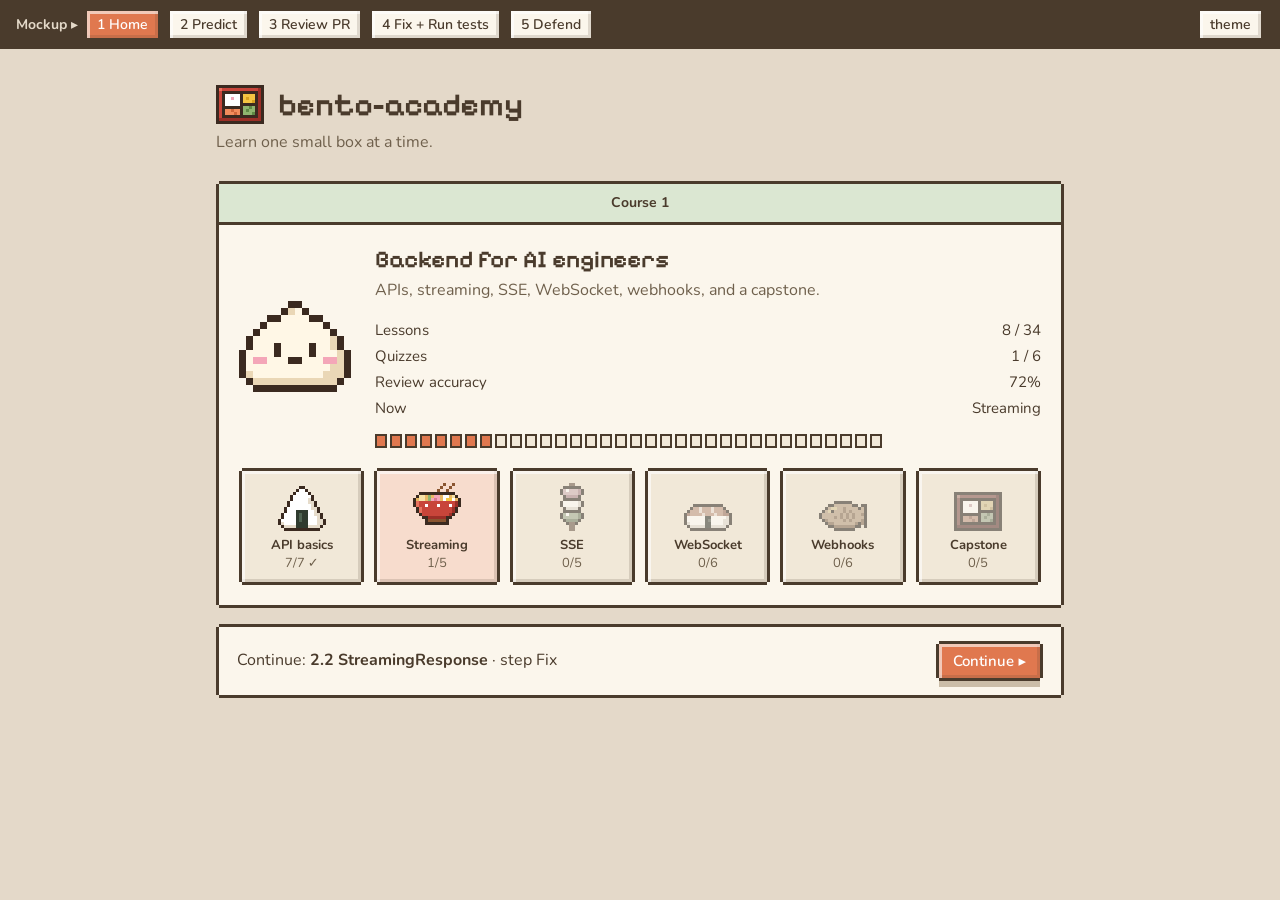
<file: docs/ui-mockup.html>
<!doctype html>
<html lang="en">
<head>
<meta charset="utf-8">
<meta name="viewport" content="width=device-width, initial-scale=1">
<title>bento-academy UI mockup</title>
<link rel="preconnect" href="https://fonts.googleapis.com">
<link rel="preconnect" href="https://fonts.gstatic.com" crossorigin>
<link href="https://fonts.googleapis.com/css2?family=Pixelify+Sans:wght@500;600&family=Nunito:wght@400;600;700;800&display=swap" rel="stylesheet">
<style>
:root{
  --bg:#e4d9c9;          /* beige page, like the animal sheet */
  --panel:#fbf6ec;       /* cream card */
  --panel-2:#f1e8d8;     /* inset areas */
  --ink:#4a3b2c;         /* dark brown pixel lines and text */
  --muted:#6f604c;
  --accent:#e0784f;      /* cat orange */
  --accent-ink:#ffffff;
  --accent-soft:#f7dccd;
  --mint:#dbe7d2;        /* header bar, like the pet card */
  --ok:#5b7a4f;--ok-soft:#dbe7d2;
  --bad:#c84a3a;--bad-soft:#f6d9d2;
  --warn:#b8862f;--warn-soft:#f5e6c4;
  --shadow:#cbbda8;
  --code-bg:#2e2a24;--code-ink:#f1e7d3;--code-muted:#8a7d6a;--code-hl:#4a3a2c;
  --code-kw:#f0a070;--code-cm:#9fbf8a;
  --px:3px;
  --hi:rgba(255,255,255,.6);--lo:rgba(74,59,44,.16);  /* 16-bit bevel */
  /* Pixel font only for big headings; everything you read is a clean sans. */
  --pixel:"Pixelify Sans",ui-monospace,monospace;
  --body:"Nunito",system-ui,-apple-system,"Segoe UI",sans-serif;
  --label:var(--body);
  --mono:ui-monospace,SFMono-Regular,Menlo,Consolas,monospace;
}
@media (prefers-color-scheme:dark){:root:not([data-theme="light"]){
  --hi:rgba(255,255,255,.07);--lo:rgba(0,0,0,.35);
  --bg:#231e19;--panel:#2f2822;--panel-2:#3a3129;--ink:#efe3cf;--muted:#a8977f;
  --accent:#f08a5d;--accent-soft:#4a3125;--mint:#34402f;--ok:#9cc48a;--ok-soft:#2f3d2a;
  --bad:#f08272;--bad-soft:#4a2620;--warn:#e8bd5f;--warn-soft:#45381c;--shadow:#16120e;
  --code-bg:#1b1814;
}}
:root[data-theme="dark"]{
  --hi:rgba(255,255,255,.07);--lo:rgba(0,0,0,.35);
  --bg:#231e19;--panel:#2f2822;--panel-2:#3a3129;--ink:#efe3cf;--muted:#a8977f;
  --accent:#f08a5d;--accent-soft:#4a3125;--mint:#34402f;--ok:#9cc48a;--ok-soft:#2f3d2a;
  --bad:#f08272;--bad-soft:#4a2620;--warn:#e8bd5f;--warn-soft:#45381c;--shadow:#16120e;
  --code-bg:#1b1814;
}
*{box-sizing:border-box}
body{margin:0;font:16px/1.6 var(--body);background:var(--bg);color:var(--ink)}
code{font-family:var(--mono);font-size:.85em;background:var(--panel-2);padding:0 4px}
svg.sprite{image-rendering:pixelated;shape-rendering:crispEdges;display:block}

/* ---------- pixel primitives ---------- */
/* Notched-corner pixel border: four hard shadows, no blur. */
.px{
  box-shadow:
    0 calc(-1*var(--px)) 0 0 var(--ink),
    0 var(--px) 0 0 var(--ink),
    calc(-1*var(--px)) 0 0 0 var(--ink),
    var(--px) 0 0 0 var(--ink);
  margin:var(--px);
}
.px-drop{
  box-shadow:
    0 calc(-1*var(--px)) 0 0 var(--ink),
    0 var(--px) 0 0 var(--ink),
    calc(-1*var(--px)) 0 0 0 var(--ink),
    var(--px) 0 0 0 var(--ink),
    0 calc(3*var(--px)) 0 0 var(--shadow);
}
.btn{
  font:600 15px var(--label);cursor:pointer;border:0;padding:7px 14px;margin:var(--px);
  background:var(--panel);color:var(--ink);
}
.btn:hover{background:var(--panel-2)}
.btn:active{transform:translateY(var(--px));box-shadow:
    0 calc(-1*var(--px)) 0 0 var(--ink),0 var(--px) 0 0 var(--ink),
    calc(-1*var(--px)) 0 0 0 var(--ink),var(--px) 0 0 0 var(--ink)}
.btn.primary{background:var(--accent);color:var(--accent-ink)}
.btn.primary:hover{filter:brightness(1.05)}
.btn small{font-size:11px;opacity:.85}

/* 16-bit bevel: light top-left edge, dark bottom-right edge, inside the pixel border. */
.bevel,.btn.px,.btn.px-drop,.mod.px,.step.px,.score .px,.opt.px{
  box-shadow:
    0 calc(-1*var(--px)) 0 0 var(--ink),0 var(--px) 0 0 var(--ink),
    calc(-1*var(--px)) 0 0 0 var(--ink),var(--px) 0 0 0 var(--ink),
    inset 3px 3px 0 0 var(--hi),inset -3px -3px 0 0 var(--lo);
}
.btn.px-drop{
  box-shadow:
    0 calc(-1*var(--px)) 0 0 var(--ink),0 var(--px) 0 0 var(--ink),
    calc(-1*var(--px)) 0 0 0 var(--ink),var(--px) 0 0 0 var(--ink),
    0 calc(3*var(--px)) 0 0 var(--shadow),
    inset 3px 3px 0 0 var(--hi),inset -3px -3px 0 0 var(--lo);
}
.btn:active{box-shadow:
    0 calc(-1*var(--px)) 0 0 var(--ink),0 var(--px) 0 0 var(--ink),
    calc(-1*var(--px)) 0 0 0 var(--ink),var(--px) 0 0 0 var(--ink),
    inset 3px 3px 0 0 var(--lo),inset -3px -3px 0 0 var(--hi)}
.blocks i{box-shadow:inset 2px 2px 0 0 var(--hi),inset -2px -2px 0 0 var(--lo)}
.side h4 svg.sprite{flex:none}
.label{font-family:var(--label);font-size:14px;font-weight:700}

/* ---------- mockup switcher ---------- */
.mock-nav{display:flex;gap:6px;padding:8px 16px;background:var(--ink);color:var(--bg);align-items:center;flex-wrap:wrap}
.mock-nav span{font:700 14px var(--label)}
.mock-nav .btn{font-size:14px;padding:4px 10px}
.mock-nav .btn.on{background:var(--accent);color:#fff}
.screen{display:none}.screen.on{display:block}

/* ---------- home ---------- */
.home{max-width:880px;margin:0 auto;padding:36px 16px 48px}
.brand{display:flex;align-items:center;gap:14px}
.brand h1{margin:0;font:600 32px var(--pixel)}
.home .sub{color:var(--muted);margin:6px 0 28px}
.course{background:var(--panel)}
.course .head{background:var(--mint);padding:8px 16px;border-bottom:var(--px) solid var(--ink);text-align:center}
.course .body{padding:20px;display:grid;grid-template-columns:auto 1fr;gap:24px;align-items:center}
.course h2{margin:0 0 4px;font:600 24px var(--pixel)}
.course p{margin:0 0 14px;color:var(--muted)}
.stats{display:grid;grid-template-columns:1fr auto;gap:2px 24px;font-family:var(--label);font-size:15px;margin-bottom:14px}
.stats span:nth-child(even){text-align:right}
.blocks{display:flex;gap:3px;flex-wrap:wrap}
.blocks i{width:12px;height:14px;background:var(--panel-2);outline:2px solid var(--ink);outline-offset:-2px}
.blocks i.f{background:var(--accent)}
.modules{display:grid;grid-template-columns:repeat(6,1fr);gap:10px;padding:0 20px 20px}
.mod{background:var(--panel-2);padding:12px 6px 8px;text-align:center;cursor:pointer}
.mod .art{height:48px;display:flex;align-items:flex-end;justify-content:center;margin-bottom:6px}
.mod .name{font:700 13px var(--label);line-height:1.25}
.mod .st{font-size:13px;color:var(--muted)}
.mod.locked{cursor:default}
.mod.locked .art{filter:saturate(.35) opacity(.55)}
.mod.cur{background:var(--accent-soft)}
.continue{margin-top:22px;background:var(--panel);padding:14px 18px;display:flex;justify-content:space-between;align-items:center;gap:12px;flex-wrap:wrap}

/* ---------- lesson chrome ---------- */
.top{display:flex;align-items:center;gap:12px;padding:8px 16px;background:var(--mint);border-bottom:var(--px) solid var(--ink);flex-wrap:wrap}
.crumbs{font-size:15px;color:var(--muted)}.crumbs b{color:var(--ink);font-weight:600}
.top .spacer{flex:1}
.steps{display:flex;gap:2px;flex-wrap:wrap}
.step{font:600 13px var(--label);padding:4px 9px;margin:var(--px);background:var(--panel);color:var(--muted)}
.step.done{background:var(--ok-soft);color:var(--ok)}
.step.done::before{content:"✓ "}
.step.cur{background:var(--accent);color:#fff}
.layout{display:grid;grid-template-columns:250px minmax(0,1fr) minmax(0,1.15fr);height:calc(100vh - 96px)}
.side{border-right:var(--px) solid var(--ink);overflow:auto;padding:10px 10px 20px;background:var(--panel)}
.side h4{margin:14px 4px 6px;display:flex;align-items:center;gap:8px;font:700 13px var(--label);color:var(--muted)}
.side a{display:flex;gap:8px;align-items:center;padding:4px 8px;color:var(--ink);text-decoration:none;font-size:15px;cursor:pointer}
.side a:hover{background:var(--panel-2)}
.side a.cur{background:var(--accent-soft);font-weight:600}
.box{width:14px;height:14px;flex:none;outline:2px solid var(--ink);outline-offset:-2px;display:grid;place-items:center;font:700 11px var(--label);color:#fff}
.box.done{background:var(--ok);outline-color:var(--ok)}
.side .quiz{color:var(--muted)}
.left{overflow:auto;padding:20px 24px;border-right:var(--px) solid var(--ink);background:var(--panel)}
.left h2{margin:0 0 10px;font:600 24px var(--pixel)}
.left h3{margin:22px 0 6px;font:800 16px var(--label)}
.left p{margin:0 0 10px}
.ex{background:var(--code-bg);color:var(--code-ink);padding:12px;font:13px/1.55 var(--mono);overflow:auto;margin:6px var(--px) 10px}
.task{background:var(--accent-soft);padding:10px 14px;margin:8px var(--px)}
.task .label{display:block;color:var(--accent);margin-bottom:2px}
.fold{background:var(--panel);margin:12px var(--px)}
.fold summary{padding:8px 12px;cursor:pointer;font:700 15px var(--label);list-style:none;display:flex;align-items:center;gap:8px}
.fold summary::-webkit-details-marker{display:none}
.fold summary::before{content:"▶";font-size:10px}
.fold[open] summary::before{content:"▼"}
.fold .body{padding:0 14px 12px;font-size:15px}
.lock{font:600 13px var(--label);color:var(--muted);margin-left:auto}
.right{display:flex;flex-direction:column;min-height:0;background:var(--panel)}
.tool{display:flex;gap:6px;padding:8px 10px;border-bottom:var(--px) solid var(--ink);background:var(--panel);align-items:center;flex-wrap:wrap}
.tool .file{font:12px var(--mono);color:var(--muted);margin-right:auto}
.sync{font:600 13px var(--label);color:var(--ok)}
.editor{flex:1;background:var(--code-bg);color:var(--code-ink);font:13px/1.65 var(--mono);overflow:auto;padding:10px 0;min-height:0}
.ln{display:flex;white-space:pre}
.ln .n{width:46px;text-align:right;padding-right:12px;color:var(--code-muted);user-select:none;flex:none}
.ln .cm{color:var(--code-cm)}.ln .kw{color:var(--code-kw)}
.review .ln{cursor:pointer}.review .ln:hover{background:var(--code-hl)}
.review .ln.flag .n{color:var(--accent)}
.review .ln.flag .n::before{content:"■ "}
.results{border-top:var(--px) solid var(--ink);background:var(--panel);max-height:42%;overflow:auto;padding:10px 14px}
.results h4{margin:0 0 6px;display:flex;justify-content:space-between;align-items:center;font:800 15px var(--label)}
.chk{display:flex;gap:10px;padding:6px 0;border-bottom:2px dashed var(--panel-2);font-size:15px}
.chk:last-child{border:0}
.chk .ic{flex:none;width:18px;height:18px;display:grid;place-items:center;font:800 12px var(--label);color:#fff;margin-top:3px}
.chk.pass .ic{background:var(--ok)}.chk.fail .ic{background:var(--bad)}
.chk small{display:block;color:var(--muted);font-size:15px}
.chk.fail small.why{color:var(--bad)}
.tag{font:700 12px var(--label);padding:1px 7px;margin-left:6px;background:var(--accent-soft);color:var(--accent);white-space:nowrap}
.comment{margin:4px 14px 10px 58px;background:var(--panel);color:var(--ink);padding:8px 10px;font:15px/1.5 var(--body);white-space:normal}
.comment .row{display:flex;gap:6px;margin-bottom:6px;flex-wrap:wrap}
.comment select,.comment textarea{font:15px var(--body);background:var(--panel-2);color:var(--ink);border:2px solid var(--ink);border-radius:0;padding:3px 4px}
.comment textarea{width:100%;min-height:44px}
.score{display:grid;grid-template-columns:repeat(3,1fr);gap:10px;margin:6px 0 12px}
.score div{background:var(--panel-2);padding:8px;text-align:center;font:600 13px var(--label);color:var(--muted)}
.score b{display:block;font:600 26px var(--pixel);color:var(--ink)}
.pr{font-size:15px;color:var(--muted);padding:8px 12px;border-bottom:var(--px) solid var(--ink);background:var(--panel)}
.pr b{color:var(--ink)}
.badge{display:inline-block;font:700 12px var(--label);padding:2px 7px;background:var(--warn-soft);color:var(--warn);margin-left:6px}
.opt{display:block;background:var(--panel);padding:8px 12px;margin:10px var(--px);cursor:pointer}
.opt:hover{background:var(--panel-2)}
.opt.right-ans{background:var(--ok-soft)}
.note{font-size:15px;color:var(--muted)}
.bubble{display:flex;gap:12px;align-items:flex-end;margin:16px 0}
.bubble .say{background:var(--panel);padding:8px 12px;font-size:15px}
.answer{width:calc(100% - 2*var(--px));min-height:90px;background:var(--panel-2);color:var(--ink);border:0;padding:8px;font:16px/1.5 var(--body)}
.win{background:var(--ok-soft);padding:12px 14px;margin:18px var(--px);display:flex;gap:14px;align-items:center;flex-wrap:wrap}
@media (max-width:900px){
  .layout{grid-template-columns:1fr;height:auto}
  .side{display:none}
  .left{border-right:0;border-bottom:var(--px) solid var(--ink)}
  .editor{min-height:360px}
  .course .body{grid-template-columns:1fr;justify-items:start}
  .modules{grid-template-columns:repeat(3,1fr)}
}
</style>
</head>
<body>

<div class="mock-nav">
  <span>Mockup ▸</span>
  <button class="btn px on" data-s="home">1 Home</button>
  <button class="btn px" data-s="predict">2 Predict</button>
  <button class="btn px" data-s="review">3 Review PR</button>
  <button class="btn px" data-s="fix">4 Fix + Run tests</button>
  <button class="btn px" data-s="defend">5 Defend</button>
  <button class="btn px" id="theme" style="margin-left:auto">theme</button>
</div>

<!-- HOME -->
<section class="screen on" id="home">
  <div class="home">
    <div class="brand"><span data-sprite="bento" data-size="3"></span><h1>bento-academy</h1></div>
    <p class="sub">Learn one small box at a time.</p>

    <div class="course px">
      <div class="head label">Course 1</div>
      <div class="body">
        <span data-sprite="mascot" data-size="7"></span>
        <div>
          <h2>Backend for AI engineers</h2>
          <p>APIs, streaming, SSE, WebSocket, webhooks, and a capstone.</p>
          <div class="stats">
            <span>Lessons</span><span>8 / 34</span>
            <span>Quizzes</span><span>1 / 6</span>
            <span>Review accuracy</span><span>72%</span>
            <span>Now</span><span>Streaming</span>
          </div>
          <div class="blocks" id="blocks"></div>
        </div>
      </div>
      <div class="modules">
        <div class="mod px" data-go="fix"><div class="art"><span data-sprite="onigiri" data-size="3"></span></div><div class="name">API basics</div><div class="st">7/7 ✓</div></div>
        <div class="mod px cur" data-go="fix"><div class="art"><span data-sprite="ramen" data-size="3"></span></div><div class="name">Streaming</div><div class="st">1/5</div></div>
        <div class="mod px locked"><div class="art"><span data-sprite="dango" data-size="3"></span></div><div class="name">SSE</div><div class="st">0/5</div></div>
        <div class="mod px locked"><div class="art"><span data-sprite="sushi" data-size="3"></span></div><div class="name">WebSocket</div><div class="st">0/6</div></div>
        <div class="mod px locked"><div class="art"><span data-sprite="taiyaki" data-size="3"></span></div><div class="name">Webhooks</div><div class="st">0/6</div></div>
        <div class="mod px locked"><div class="art"><span data-sprite="bento" data-size="3"></span></div><div class="name">Capstone</div><div class="st">0/5</div></div>
      </div>
    </div>

    <div class="continue px">
      <span>Continue: <b>2.2 StreamingResponse</b> · step Fix</span>
      <button class="btn primary px-drop" data-go="fix">Continue ▸</button>
    </div>
  </div>
</section>

<template id="chrome">
  <div class="top">
    <span class="crumbs">Backend for AI engineers › Streaming › <b>2.2 StreamingResponse</b></span>
    <span class="spacer"></span>
    <div class="steps">
      <span class="step px" data-k="concept">Concept</span>
      <span class="step px" data-k="predict">Predict</span>
      <span class="step px" data-k="review">Review</span>
      <span class="step px" data-k="fix">Fix</span>
      <span class="step px" data-k="prove">Prove</span>
      <span class="step px" data-k="defend">Defend</span>
    </div>
  </div>
</template>
<template id="side">
  <nav class="side">
    <h4><span data-sprite="onigiri" data-size="1"></span>1 · API basics</h4>
    <a><span class="box done">✓</span>1.1 Methods & status codes</a>
    <a><span class="box done">✓</span>1.2 Pydantic models</a>
    <a><span class="box done">✓</span>1.3 Async vs sync</a>
    <a><span class="box done">✓</span>1.4 Timeouts & retries</a>
    <a><span class="box done">✓</span>1.5 Error handling</a>
    <a><span class="box done">✓</span>1.6 Pagination</a>
    <a><span class="box done">✓</span>1.7 Auth: API key & JWT</a>
    <a class="quiz"><span class="box done">✓</span>Quiz · Design question</a>
    <h4><span data-sprite="ramen" data-size="1"></span>2 · Streaming</h4>
    <a><span class="box done">✓</span>2.1 Generators</a>
    <a class="cur"><span class="box"></span>2.2 StreamingResponse</a>
    <a><span class="box"></span>2.3 Chunked transfer</a>
    <a><span class="box"></span>2.4 Backpressure</a>
    <a><span class="box"></span>2.5 Client disconnects</a>
    <a class="quiz"><span class="box"></span>Quiz · Design question</a>
    <h4><span data-sprite="dango" data-size="1"></span>3 · SSE</h4><a><span class="box"></span>3.1 Event format</a><a><span class="box"></span>…</a>
    <h4><span data-sprite="sushi" data-size="1"></span>4 · WebSocket</h4><a><span class="box"></span>…</a>
    <h4><span data-sprite="taiyaki" data-size="1"></span>5 · Webhooks</h4><a><span class="box"></span>…</a>
    <h4><span data-sprite="bento" data-size="1"></span>6 · Capstone</h4><a><span class="box"></span>…</a>
  </nav>
</template>

<!-- PREDICT -->
<section class="screen" id="predict" data-step="predict">
  <div class="layout">
    <div data-side></div>
    <div class="left">
      <h2>Predict</h2>
      <p class="note">Read the code on the right. Answer before you run it.</p>
      <h3>Q1 · When does the client see the first token?</h3>
      <label class="opt px">A. After ~1.0 s, when the whole response is ready</label>
      <label class="opt px right-ans">B. After ~0.1 s, at the first <code>yield</code> ✓</label>
      <label class="opt px">C. Immediately, before the generator starts</label>
      <div class="bubble"><span data-sprite="mascot" data-size="3"></span><div class="say px">Correct! <code>StreamingResponse</code> sends each chunk as it is yielded. Press <b>Run it</b> to see the timings.</div></div>
      <h3>Q2 · Is there a <code>Content-Length</code> header?</h3>
      <label class="opt px">A. Yes, FastAPI computes it</label>
      <label class="opt px">B. No, the length is unknown up front</label>
    </div>
    <div class="right">
      <div class="tool"><span class="file">predict/snippet.py · read-only</span><button class="btn primary px">▶ Run it</button></div>
      <div class="editor" data-code="predict"></div>
      <div class="results"><h4>Output</h4><pre style="margin:0;font:13px/1.5 var(--mono)">t=0.10s  b'tok0 '
t=0.20s  b'tok1 '
…
t=1.00s  b'tok9 '</pre></div>
    </div>
  </div>
</section>

<!-- REVIEW -->
<section class="screen" id="review" data-step="review">
  <div class="layout">
    <div data-side></div>
    <div class="left">
      <h2>Review the PR</h2>
      <p>An AI agent opened this PR: <i>“Add /chat/stream endpoint that streams LLM tokens.”</i> Its own tests pass. Would you merge it?</p>
      <p class="note">Click a line to comment. Pick severity and category, then say why in one line.</p>
      <div class="task px"><span class="label">Goal</span>Find the blockers. Comments on correct code count as false alarms.</div>
      <h3>Your score</h3>
      <div class="score">
        <div class="px"><b>2/3</b>blockers</div>
        <div class="px"><b>1/2</b>majors</div>
        <div class="px"><b>1</b>false alarm</div>
      </div>
      <details class="fold px"><summary>Missed · line 13 · blocker</summary><div class="body">The loop never stops when the client disconnects. Every closed tab keeps spending LLM tokens. Fix: check for disconnect and close the upstream stream in <code>finally</code>.</div></details>
      <details class="fold px"><summary>Model review (how a Lead writes it)</summary><div class="body">Blocking: <code>time.sleep</code> inside an async generator stalls the event loop for every user…</div></details>
      <div style="margin-top:12px"><button class="btn primary px-drop">Submit review</button> <button class="btn px">Next: fix it ▸</button></div>
    </div>
    <div class="right review">
      <div class="pr"><b>PR #12</b> by <b>ai-agent</b><span class="badge">AI-generated</span> · app/chat.py · +24 −0</div>
      <div class="editor" data-code="review"></div>
    </div>
  </div>
</section>

<!-- FIX -->
<section class="screen" id="fix" data-step="fix">
  <div class="layout">
    <div data-side></div>
    <div class="left">
      <h2>2.2 StreamingResponse</h2>
      <p>A normal response is built in full, then sent. A <b>streaming</b> response is sent piece by piece while your code is still producing it. In FastAPI you return a <code>StreamingResponse</code> that wraps a generator; each <code>yield</code> becomes one chunk on the wire…</p>
      <h3>Worked example</h3>
      <pre class="ex px">async def tokens():
    for t in ["Hel", "lo"]:
        yield t.encode()

@app.get("/demo")
async def demo():
    return StreamingResponse(tokens(), media_type="text/plain")</pre>
      <h3>Your task</h3>
      <div class="task px"><span class="label">Task</span>Fix the PR you reviewed: stream tokens from <code>fake_llm()</code> without blocking the event loop, and stop when the client disconnects.</div>
      <details class="fold px"><summary>Hints <span class="lock">1 of 3</span></summary><div class="body">1. Which call in the generator blocks the whole event loop? There is an async version of it.</div></details>
      <details class="fold px"><summary>Best practice <span class="lock">unlocks on pass · open early</span></summary><div class="body">In production · Common mistakes · Trade-offs · What breaks at scale · Security & reliability · Observability</div></details>
      <details class="fold px"><summary>Stretch: cap stream at 60 s <span class="lock">optional</span></summary><div class="body">…</div></details>
      <details class="fold px"><summary>Read more</summary><div class="body">FastAPI: Stream Data · Starlette: Responses · HTTPX: Streaming responses</div></details>
    </div>
    <div class="right">
      <div class="tool">
        <span class="file">exercises/…/02-streaming-response/main.py</span>
        <span class="sync">■ synced</span>
      </div>
      <div class="tool">
        <button class="btn primary px-drop">▶ Run tests <small>Ctrl+Enter</small></button>
        <button class="btn px">Hint</button><button class="btn px">Solution</button><button class="btn px">Reset</button>
      </div>
      <div class="editor" data-code="fix"></div>
      <div class="results">
        <h4><span>Tests · 3 of 4 passed</span><span class="note">0.9 s</span></h4>
        <div class="chk pass"><span class="ic">✓</span><div>Endpoint returns 200 with text/plain</div></div>
        <div class="chk pass"><span class="ic">✓</span><div>Tokens arrive in more than one chunk</div></div>
        <div class="chk pass"><span class="ic">✓</span><div>First chunk arrives before the stream ends<span class="tag">best practice</span></div></div>
        <div class="chk fail"><span class="ic">✗</span><div>Generator stops after the client disconnects<span class="tag">best practice</span>
          <small class="why">Expected the fake LLM to stop within 0.5 s of disconnect; it produced all 50 tokens.</small>
          <small>Hint: wrap the loop in try/finally. · <u>Show details</u></small></div></div>
      </div>
    </div>
  </div>
</section>

<!-- DEFEND -->
<section class="screen" id="defend" data-step="defend">
  <div class="layout">
    <div data-side></div>
    <div class="left">
      <h2>Defend it</h2>
      <p class="note">Answer out loud or in the box, then reveal the model answer.</p>
      <h3>Interview 1</h3>
      <p>Streaming works locally, but users behind the company proxy get the whole answer at once after 20 s. How do you debug it, and what do you change?</p>
      <textarea class="answer px" placeholder="Your answer…"></textarea>
      <details class="fold px"><summary>Reveal model answer</summary><div class="body">Suspect buffering by an intermediary…</div></details>
      <h3>Interview 2</h3>
      <p>Why might you choose NDJSON over SSE for an internal service-to-service token stream?</p>
      <details class="fold px"><summary>Reveal model answer</summary><div class="body">…</div></details>
      <div class="win px">
        <span data-sprite="mascot" data-size="3"></span>
        <div style="flex:1"><span class="label">Lesson complete!</span><br>✓ Predict · ✓ Review 2/3 · ✓ Tests · ✓ Prove</div>
        <button class="btn primary px-drop">Next lesson ▸</button>
      </div>
    </div>
    <div class="right">
      <div class="tool"><span class="label">Best practice</span></div>
      <div class="left" style="border:0">
        <h3>In production</h3><p>Behind nginx or a CDN, turn off response buffering for streaming routes…</p>
        <h3>Common mistakes</h3>
        <pre class="ex px"># ✗ blocks every user
time.sleep(0.1)
# ✓
await asyncio.sleep(0.1)</pre>
        <h3>Trade-offs</h3><p>Plain streaming vs SSE vs WebSocket…</p>
        <h3>What breaks at scale</h3><p>One open connection per user per worker…</p>
        <h3>Observability</h3><p>Log time-to-first-token, tokens/s, and disconnect reason…</p>
      </div>
    </div>
  </div>
</section>

<script>
/* ---------- pixel sprites: one char = one pixel ---------- */
const PAL={
  K:"#3b2a20",                         // outline
  W:"#ffffff",w:"#e6dccb",             // rice / white + shade
  D:"#2f3b2f",d:"#4f6352",             // nori + highlight
  R:"#c8453a",r:"#9b2f27",h:"#e8735f", // lacquer red: base, shadow, highlight
  T:"#e9b866",L:"#f7e2a8",             // broth, noodles
  Y:"#f5c542",y:"#d9a21f",             // yolk / tamago + shade
  P:"#f4a6b8",p:"#d97a93",             // pink + shade
  M:"#8fb56f",m:"#5f8a45",             // green + shade
  O:"#f28c5c",o:"#d0663a",S:"#ffd8c4", // salmon base, shade, fat stripe
  N:"#d9984f",n:"#a8692c",             // baked batter + shade
  B:"#8a5530",                         // wood
  C:"#fff7e6",c:"#ead7b6"              // bun dough + shade
};
/* 16-bit style: 16px grid, outline, 2-3 shades per colour. "." = transparent. */
const SPRITES={
  onigiri:[
    "................",
    ".......KK.......",
    "......KWWK......",
    ".....KWWWWK.....",
    "....KWWWWWWK....",
    "....KWWWWWwK....",
    "...KWWWWWWwwK...",
    "...KWWWWWWWwK...",
    "..KWWWWWWWWwwK..",
    "..KWWWDDDDWWwK..",
    ".KWWWWDdDDWWwwK.",
    ".KWWWWDdDDWWWwK.",
    "KWWWWWDdDDWWWwwK",
    "KwWWWWDDDDWWWwwK",
    ".KwwwwDDDDwwwwK.",
    "..KKKKKKKKKKKK.."],
  ramen:[
    "..........B..B..",
    ".........B..B...",
    "........B..B....",
    "..KKKKKKKKKKKK..",
    ".KLLTMTPPTWWTLK.",
    "KTLLTMPpPTWYYWTK",
    "KhRRRRRRRRRRRRrK",
    "KhRRWRRRWRRRWRrK",
    ".KhRRRRRRRRRRrK.",
    ".KhRRRRRRRRRRrK.",
    "..KRRRRRRRRRrK..",
    "...KKrrrrrrKK...",
    "....KBBBBBBK....",
    "....KKKKKKKK....",
    "................",
    "................"],
  dango:[
    "....BB....",
    "..KKKKKK..",
    ".KPWPPPpK.",
    ".KPPPPPpK.",
    "..KppppK..",
    "..KKKKKK..",
    ".KWWWWWwK.",
    ".KWWWWWwK.",
    "..KwwwwK..",
    "..KKKKKK..",
    ".KMWMMMmK.",
    ".KMMMMMmK.",
    "..KmmmmK..",
    "...KBBK...",
    "....BB....",
    "....BB...."],
  sushi:[
    "...KKKKKKKKKK...",
    "..KOOSOOOSOOOK..",
    ".KOOOSOOOSOOOoK.",
    "KoOOOOSOOOSOOooK",
    "KWWWWWWDDWWWWWwK",
    "KWWWWWWDdWWWWwwK",
    "KwWWWWWDDWWWWwwK",
    ".KwwwwwDDwwwwwK.",
    "..KKKKKKKKKKKK.."],
  taiyaki:[
    ".....KKKKKK.....",
    "...KKNNNNNNKK.KK",
    "..KNYYNNnNNNNKNK",
    ".KNYKNNNnNnNNNNK",
    "KNNNNNNnNnNnNNnK",
    "KNNNNnNnNnNnNNNK",
    ".KnNNNNNnNnNNNnK",
    "..KnnNNNNNNNnKnK",
    "...KKnnnnnnnKK.K",
    ".....KKKKKKK...."],
  bento:[
    "KKKKKKKKKKKKKKKK",
    "KhRRRRRRRRRRRRrK",
    "KRKKKKKKKKKKKKrK",
    "KRKWWWWWKYYYYKrK",
    "KRKWWPWWKYyYYKrK",
    "KRKWWWWWKYYYyKrK",
    "KRKWWWWWKKKKKKrK",
    "KRKKKKKKKMMmMKrK",
    "KRKOOoOOKMmMMKrK",
    "KRKOOOoOKMMMmKrK",
    "KRKKKKKKKKKKKKrK",
    "KrrrrrrrrrrrrrrK",
    "KKKKKKKKKKKKKKKK"],
  mascot:[
    ".......KK.......",
    "......KcCK......",
    "....KKCCCCKK....",
    "...KCCCCCCCCK...",
    "..KCCCCCCCCCCK..",
    ".KCCCCCCCCCCCcK.",
    ".KCCCKCCCCKCCcK.",
    "KCCCCKCCCCKCCCcK",
    "KCPPCCCKKCCCPPcK",
    "KCCCCCCCCCCCCccK",
    "KcCCCCCCCCCCcccK",
    ".KccccccccccccK.",
    "..KKKKKKKKKKKK.."]
};
function sprite(name,size){
  const g=SPRITES[name],h=g.length,w=g[0].length;let r="";
  g.forEach((row,y)=>[...row].forEach((c,x)=>{if(c!==".")r+=`<rect x="${x}" y="${y}" width="1.02" height="1.02" fill="${PAL[c]}"/>`}));
  return `<svg class="sprite" viewBox="0 0 ${w} ${h}" width="${w*size}" height="${h*size}" aria-hidden="true">${r}</svg>`;
}

/* ---------- code panels ---------- */
const code={
predict:`from fastapi import FastAPI
from fastapi.responses import StreamingResponse
import asyncio

app = FastAPI()

async def tokens():
    for i in range(10):
        await asyncio.sleep(0.1)
        yield f"tok{i} ".encode()

@app.get("/stream")
async def stream():
    return StreamingResponse(tokens(), media_type="text/plain")`,
review:`import time
from fastapi import FastAPI
from fastapi.responses import StreamingResponse
from .llm import fake_llm

app = FastAPI()

def log(msg):
    print(msg)

async def gen(prompt: str):
    log(f"prompt={prompt}")
    for tok in fake_llm(prompt):
        time.sleep(0.05)  # pace the output
        yield tok

@app.get("/chat/stream")
async def chat_stream(prompt: str):
    # stream the answer back to the user
    return StreamingResponse(gen(prompt))`,
fix:`import asyncio
from fastapi import FastAPI, Request
from fastapi.responses import StreamingResponse
from shared.fake_llm import fake_llm

app = FastAPI()

async def gen(request: Request, prompt: str):
    # TODO: don't block the event loop
    # TODO: stop when the client disconnects
    async for tok in fake_llm(prompt):
        yield tok.encode()

@app.get("/chat/stream")
async def chat_stream(request: Request, prompt: str):
    return StreamingResponse(gen(request, prompt), media_type="text/plain")`};
const esc=s=>s.replace(/&/g,"&amp;").replace(/</g,"&lt;");
function paint(src){
  return esc(src).split("\n").map((l,i)=>{
    l=l.replace(/(#.*)$/,'<span class="cm">$1</span>')
       .replace(/\b(import|from|async|def|await|for|in|return|yield)\b/g,'<span class="kw">$1</span>');
    return `<div class="ln" data-l="${i+1}"><span class="n">${i+1}</span><span>${l}</span></div>`;
  }).join("");
}

/* ---------- build screens ---------- */
const chromeHtml=document.getElementById("chrome").innerHTML, sideHtml=document.getElementById("side").innerHTML;
const order=["concept","predict","review","fix","prove","defend"];
document.querySelectorAll("[data-step]").forEach(s=>{
  s.insertAdjacentHTML("afterbegin",chromeHtml);
  s.querySelector("[data-side]").outerHTML=sideHtml;
  const cur=order.indexOf(s.dataset.step);
  s.querySelectorAll(".step").forEach(st=>{const i=order.indexOf(st.dataset.k);if(i<cur)st.classList.add("done");if(i===cur)st.classList.add("cur")});
});
document.querySelectorAll("[data-code]").forEach(el=>el.innerHTML=paint(code[el.dataset.code]));
document.querySelectorAll("[data-sprite]").forEach(el=>el.innerHTML=sprite(el.dataset.sprite,+el.dataset.size||4));
document.getElementById("blocks").innerHTML=Array.from({length:34},(_,i)=>`<i class="${i<8?"f":""}"></i>`).join("");

/* review comments */
const rv=document.querySelector('#review [data-code]');
function addComment(line,sev,cat,text){
  const ln=rv.querySelector(`[data-l="${line}"]`);ln.classList.add("flag");
  const opt=(v,list)=>list.map(o=>`<option ${o===v?"selected":""}>${o}</option>`).join("");
  const c=document.createElement("div");c.className="comment px";
  c.innerHTML=`<div class="row"><select>${opt(sev,["blocker","major","nit"])}</select><select>${opt(cat,["correctness","security","scale","reliability","style"])}</select></div><textarea>${text}</textarea>`;
  ln.after(c);
}
addComment(14,"blocker","scale","time.sleep in an async generator blocks the event loop for every request.");
addComment(17,"major","reliability","No media_type, and prompt has no length limit.");
rv.addEventListener("click",e=>{const ln=e.target.closest(".ln");if(ln&&!ln.classList.contains("flag"))addComment(+ln.dataset.l,"major","correctness","")});

/* navigation + theme */
function show(id){
  document.querySelectorAll(".screen").forEach(s=>s.classList.toggle("on",s.id===id));
  document.querySelectorAll(".mock-nav [data-s]").forEach(b=>b.classList.toggle("on",b.dataset.s===id));
  window.scrollTo(0,0);
}
document.querySelectorAll("[data-s]").forEach(b=>b.onclick=()=>show(b.dataset.s));
document.querySelectorAll("[data-go]").forEach(b=>b.onclick=()=>show(b.dataset.go));
document.getElementById("theme").onclick=()=>{
  const r=document.documentElement, dark=r.dataset.theme?r.dataset.theme==="dark":matchMedia("(prefers-color-scheme:dark)").matches;
  r.dataset.theme=dark?"light":"dark";
};
</script>
</body>
</html>
</file>
